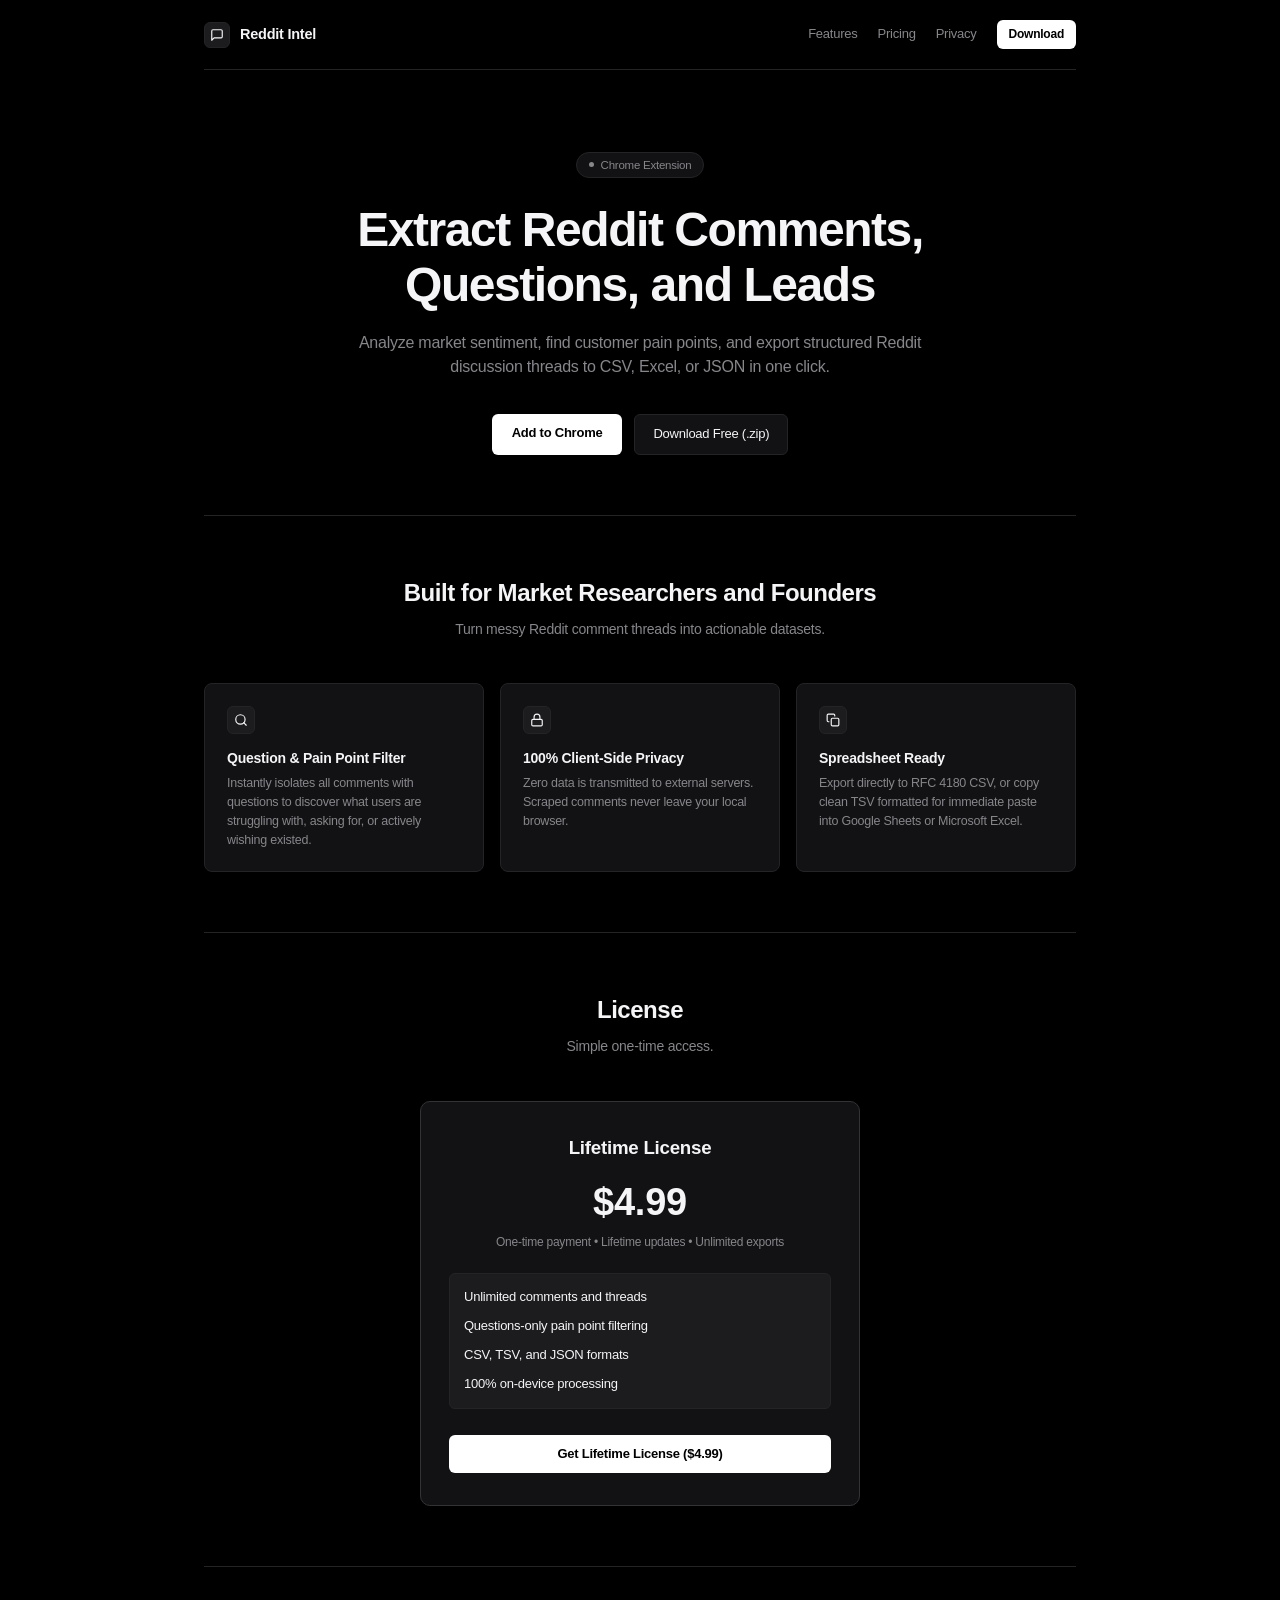
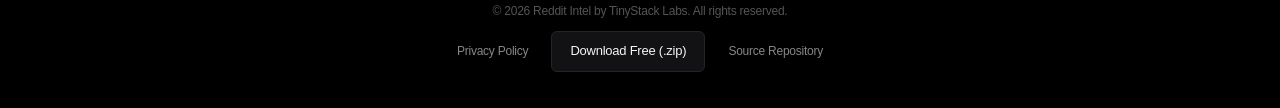
<file: index.html>
<!DOCTYPE html>
<html lang="en">
<head>
  <meta charset="UTF-8">
  <meta name="viewport" content="width=device-width, initial-scale=1.0">
  <title>Reddit Intel — Comment & Lead Extractor for Chrome</title>
  <meta name="description" content="Extract Reddit comments, usernames, upvote scores, and customer questions to clean CSV or Excel in one click. Minimal, fast, and 100% private.">
  <link rel="icon" type="image/png" href="icons/icon48.png">
  <style>
    :root {
      --bg: #000000;
      --surface: #121214;
      --surface-elevated: #1c1c1e;
      --border: #242426;
      --border-medium: #333336;
      --text: #f5f5f7;
      --text-muted: #86868b;
      --text-dim: #545458;
    }
    * { box-sizing: border-box; margin: 0; padding: 0; -webkit-font-smoothing: antialiased; }
    body {
      background-color: var(--bg);
      color: var(--text);
      font-family: -apple-system, BlinkMacSystemFont, "SF Pro Text", "SF Pro Display", "Helvetica Neue", sans-serif;
      line-height: 1.45;
      letter-spacing: -0.015em;
    }
    .container {
      max-width: 920px;
      margin: 0 auto;
      padding: 0 24px;
    }

    header {
      padding: 20px 0;
      border-bottom: 1px solid var(--border);
    }
    nav {
      display: flex;
      justify-content: space-between;
      align-items: center;
    }
    .brand {
      display: flex;
      align-items: center;
      gap: 10px;
      text-decoration: none;
      color: var(--text);
      font-weight: 600;
      font-size: 14.5px;
    }
    .brand-mark {
      width: 26px;
      height: 26px;
      background: var(--surface-elevated);
      border: 1px solid var(--border);
      border-radius: 6px;
      display: flex;
      align-items: center;
      justify-content: center;
      color: var(--text);
    }
    .nav-links {
      display: flex;
      align-items: center;
      gap: 20px;
    }
    .nav-link {
      color: var(--text-muted);
      text-decoration: none;
      font-size: 13px;
      transition: color 0.15s ease;
    }
    .nav-link:hover { color: var(--text); }
    .btn-nav {
      background: #ffffff;
      color: #000000;
      font-weight: 600;
      font-size: 12px;
      padding: 6px 12px;
      border-radius: 6px;
      text-decoration: none;
    }

    .hero {
      padding: 80px 0 60px 0;
      text-align: center;
    }
    .pill {
      display: inline-flex;
      align-items: center;
      gap: 7px;
      background: var(--surface);
      border: 1px solid var(--border);
      color: var(--text-muted);
      font-size: 11.5px;
      font-weight: 500;
      padding: 4px 12px;
      border-radius: 980px;
      margin-bottom: 24px;
    }
    .pill-dot { width: 5px; height: 5px; background: var(--text-muted); border-radius: 50%; }
    .hero h1 {
      font-size: clamp(32px, 5vw, 48px);
      font-weight: 700;
      letter-spacing: -0.03em;
      line-height: 1.15;
      margin-bottom: 18px;
      max-width: 720px;
      margin-left: auto;
      margin-right: auto;
    }
    .hero p {
      font-size: 16px;
      color: var(--text-muted);
      max-width: 580px;
      margin: 0 auto 34px auto;
      line-height: 1.55;
    }
    .hero-actions {
      display: flex;
      justify-content: center;
      gap: 12px;
    }
    .btn-primary {
      background: #ffffff;
      color: #000000;
      padding: 10px 20px;
      border-radius: 6px;
      font-size: 13px;
      font-weight: 600;
      text-decoration: none;
    }
    .btn-secondary {
      background: var(--surface);
      color: var(--text);
      border: 1px solid var(--border);
      padding: 10px 18px;
      border-radius: 6px;
      font-size: 13px;
      font-weight: 500;
      text-decoration: none;
    }

    .features {
      padding: 60px 0;
      border-top: 1px solid var(--border);
    }
    .section-head {
      text-align: center;
      margin-bottom: 44px;
    }
    .section-head h2 {
      font-size: 24px;
      font-weight: 600;
      letter-spacing: -0.02em;
      margin-bottom: 8px;
    }
    .section-head p {
      color: var(--text-muted);
      font-size: 14px;
    }
    .grid {
      display: grid;
      grid-template-columns: repeat(auto-fit, minmax(260px, 1fr));
      gap: 16px;
    }
    .card {
      background: var(--surface);
      border: 1px solid var(--border);
      border-radius: 8px;
      padding: 22px;
    }
    .card-icon-box {
      width: 28px;
      height: 28px;
      background: var(--surface-elevated);
      border: 1px solid var(--border);
      border-radius: 6px;
      display: flex;
      align-items: center;
      justify-content: center;
      margin-bottom: 14px;
      color: var(--text);
    }
    .card h3 {
      font-size: 14px;
      font-weight: 600;
      margin-bottom: 6px;
    }
    .card p {
      font-size: 12.5px;
      color: var(--text-muted);
      line-height: 1.5;
    }

    .pricing {
      padding: 60px 0;
      border-top: 1px solid var(--border);
    }
    .pricing-card {
      max-width: 440px;
      margin: 0 auto;
      background: var(--surface);
      border: 1px solid var(--border-medium);
      border-radius: 10px;
      padding: 32px 28px;
      text-align: center;
    }
    .price-amount {
      font-size: 38px;
      font-weight: 700;
      color: var(--text);
      margin: 14px 0 4px 0;
    }
    .price-sub {
      color: var(--text-muted);
      font-size: 12px;
      margin-bottom: 22px;
    }
    .pricing-list {
      list-style: none;
      text-align: left;
      font-size: 13px;
      color: var(--text-muted);
      display: flex;
      flex-direction: column;
      gap: 10px;
      margin-bottom: 26px;
      padding: 14px;
      background: var(--surface-elevated);
      border-radius: 6px;
      border: 1px solid var(--border);
    }
    .pricing-list li { display: flex; align-items: center; gap: 8px; color: var(--text); }

    footer {
      padding: 36px 0;
      border-top: 1px solid var(--border);
      text-align: center;
      color: var(--text-dim);
      font-size: 12px;
    }
    footer a { color: var(--text-muted); text-decoration: none; margin: 0 10px; }
  </style>
</head>
<body>
  <div class="container">
    <header>
      <nav>
        <a href="#" class="brand">
          <div class="brand-mark">
            <svg width="14" height="14" viewBox="0 0 24 24" fill="none" stroke="currentColor" stroke-width="2" stroke-linecap="round" stroke-linejoin="round">
              <path d="M21 15a2 2 0 0 1-2 2H7l-4 4V5a2 2 0 0 1 2-2h14a2 2 0 0 1 2 2z"/>
            </svg>
          </div>
          <span>Reddit Intel</span>
        </a>
        <div class="nav-links">
          <a href="#features" class="nav-link">Features</a>
          <a href="#pricing" class="nav-link">Pricing</a>
          <a href="privacy.html" class="nav-link">Privacy</a>
          <a href="#pricing" class="btn-nav">Download</a>
        </div>
      </nav>
    </header>

    <section class="hero">
      <div class="pill">
        <span class="pill-dot"></span>
        <span>Chrome Extension</span>
      </div>
      <h1>Extract Reddit Comments, Questions, and Leads</h1>
      <p>Analyze market sentiment, find customer pain points, and export structured Reddit discussion threads to CSV, Excel, or JSON in one click.</p>
      <div class="hero-actions">
        <a href="#pricing" class="btn-primary">Add to Chrome</a>
        <a href="https://github.com/joshuajaimon7/reddit-intel/releases/latest/download/02-reddit-intel.zip" class="btn-secondary" style="display:inline-flex;align-items:center;gap:6px;">Download Free (.zip)</a>
      </div>
    </section>

    <section class="features" id="features">
      <div class="section-head">
        <h2>Built for Market Researchers and Founders</h2>
        <p>Turn messy Reddit comment threads into actionable datasets.</p>
      </div>
      <div class="grid">
        <div class="card">
          <div class="card-icon-box">
            <svg width="14" height="14" viewBox="0 0 24 24" fill="none" stroke="currentColor" stroke-width="2" stroke-linecap="round" stroke-linejoin="round">
              <circle cx="11" cy="11" r="8"/>
              <line x1="21" y1="21" x2="16.65" y2="16.65"/>
            </svg>
          </div>
          <h3>Question & Pain Point Filter</h3>
          <p>Instantly isolates all comments with questions to discover what users are struggling with, asking for, or actively wishing existed.</p>
        </div>
        <div class="card">
          <div class="card-icon-box">
            <svg width="14" height="14" viewBox="0 0 24 24" fill="none" stroke="currentColor" stroke-width="2" stroke-linecap="round" stroke-linejoin="round">
              <rect x="3" y="11" width="18" height="11" rx="2" ry="2"/>
              <path d="M7 11V7a5 5 0 0 1 10 0v4"/>
            </svg>
          </div>
          <h3>100% Client-Side Privacy</h3>
          <p>Zero data is transmitted to external servers. Scraped comments never leave your local browser.</p>
        </div>
        <div class="card">
          <div class="card-icon-box">
            <svg width="14" height="14" viewBox="0 0 24 24" fill="none" stroke="currentColor" stroke-width="2" stroke-linecap="round" stroke-linejoin="round">
              <rect x="9" y="9" width="13" height="13" rx="2" ry="2"/>
              <path d="M5 15H4a2 2 0 0 1-2-2V4a2 2 0 0 1 2-2h9a2 2 0 0 1 2 2v1"/>
            </svg>
          </div>
          <h3>Spreadsheet Ready</h3>
          <p>Export directly to RFC 4180 CSV, or copy clean TSV formatted for immediate paste into Google Sheets or Microsoft Excel.</p>
        </div>
      </div>
    </section>

    <section class="pricing" id="pricing">
      <div class="section-head">
        <h2>License</h2>
        <p>Simple one-time access.</p>
      </div>
      <div class="pricing-card">
        <h3>Lifetime License</h3>
        <div class="price-amount">$4.99</div>
        <p class="price-sub">One-time payment • Lifetime updates • Unlimited exports</p>
        <ul class="pricing-list">
          <li>Unlimited comments and threads</li>
          <li>Questions-only pain point filtering</li>
          <li>CSV, TSV, and JSON formats</li>
          <li>100% on-device processing</li>
        </ul>
        <a href="https://micro-software-lab.lemonsqueezy.com/checkout/buy/691cd187-b593-43db-adbd-f516a1e478b4" class="btn-primary" style="display: block; width: 100%; text-align: center;">Get Lifetime License ($4.99)</a>
      </div>
    </section>

    <footer>
      <p>&copy; 2026 Reddit Intel by TinyStack Labs. All rights reserved.</p>
      <div style="margin-top: 10px;">
        <a href="privacy.html">Privacy Policy</a>
        <a href="https://github.com/joshuajaimon7/reddit-intel/releases/latest/download/02-reddit-intel.zip" class="btn-secondary" style="display:inline-flex;align-items:center;gap:6px;">Download Free (.zip)</a>
        <a href="https://github.com/joshuajaimon7/reddit-intel">Source Repository</a>
      </div>
    </footer>
  </div>
</body>
</html>
</file>
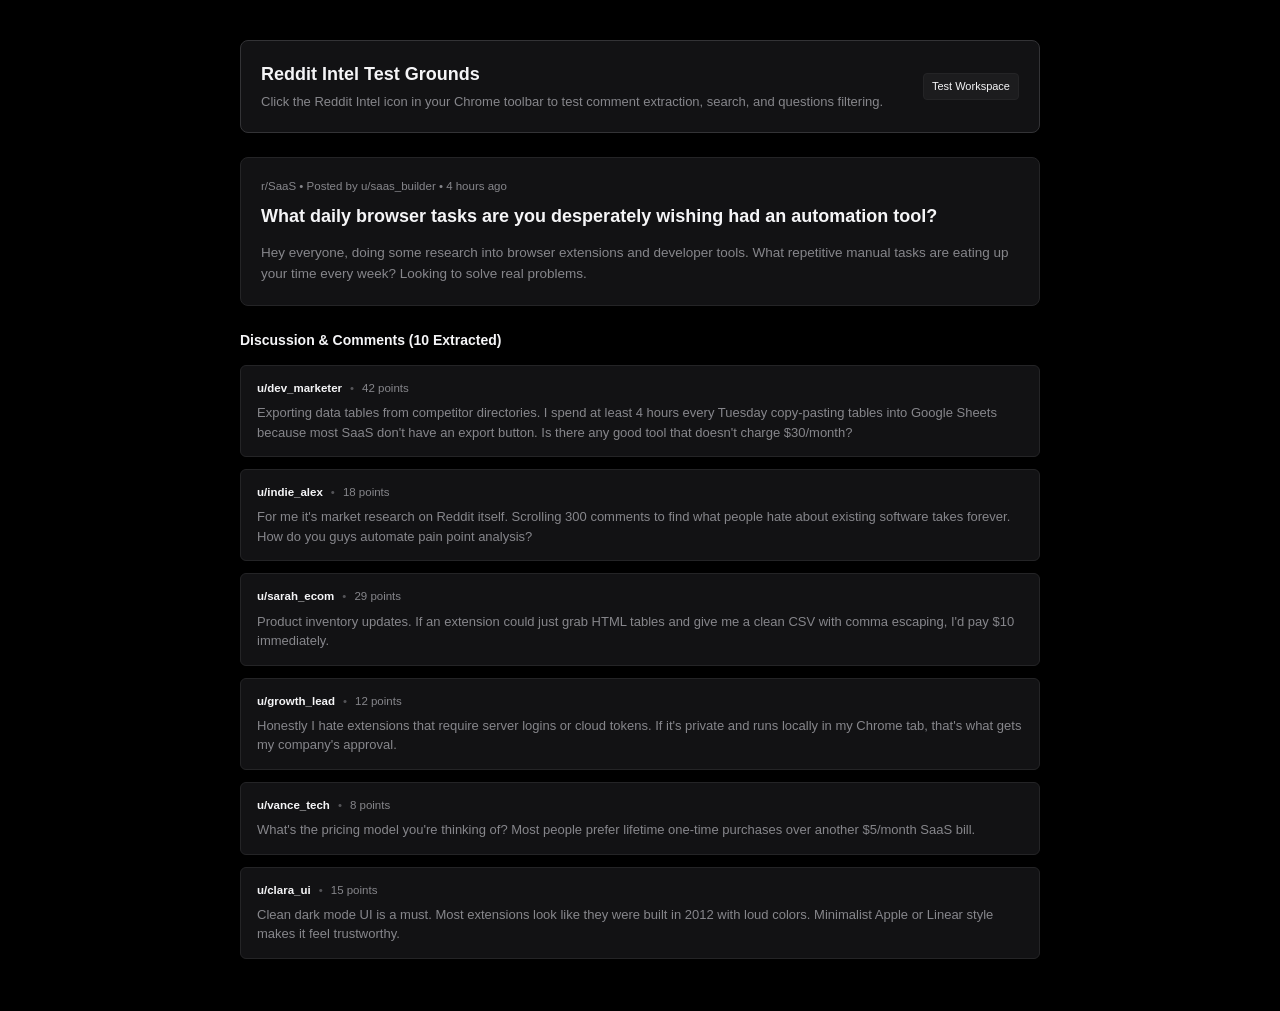
<file: demo-test.html>
<!DOCTYPE html>
<html lang="en">
<head>
  <meta charset="UTF-8">
  <meta name="viewport" content="width=device-width, initial-scale=1.0">
  <title>Reddit Intel - Test Grounds (r/SaaS Thread Simulation)</title>
  <style>
    :root {
      --bg: #000000;
      --surface: #121214;
      --surface-elevated: #1c1c1e;
      --border: #242426;
      --border-medium: #333336;
      --text: #f5f5f7;
      --text-muted: #86868b;
      --text-dim: #545458;
    }
    * { box-sizing: border-box; margin: 0; padding: 0; -webkit-font-smoothing: antialiased; }
    body {
      background-color: var(--bg);
      color: var(--text);
      font-family: -apple-system, BlinkMacSystemFont, "SF Pro Text", "Helvetica Neue", sans-serif;
      padding: 40px 20px;
      line-height: 1.5;
    }
    .container {
      max-width: 800px;
      margin: 0 auto;
    }
    .header-banner {
      background: var(--surface);
      border: 1px solid var(--border-medium);
      border-radius: 8px;
      padding: 20px;
      margin-bottom: 24px;
      display: flex;
      justify-content: space-between;
      align-items: center;
    }
    .header-banner h1 {
      font-size: 18px;
      font-weight: 600;
      color: var(--text);
      margin-bottom: 4px;
    }
    .header-banner p {
      color: var(--text-muted);
      font-size: 13px;
    }
    .badge-test {
      background: var(--surface-elevated);
      border: 1px solid var(--border);
      color: var(--text-secondary);
      font-size: 11px;
      padding: 4px 8px;
      border-radius: 4px;
    }

    /* Reddit Thread Simulation */
    .thread-post {
      background: var(--surface);
      border: 1px solid var(--border);
      border-radius: 8px;
      padding: 20px;
      margin-bottom: 20px;
    }
    .post-sub {
      font-size: 11.5px;
      color: var(--text-muted);
      margin-bottom: 8px;
    }
    .post-title {
      font-size: 18px;
      font-weight: 700;
      margin-bottom: 12px;
      color: var(--text);
    }
    .post-body {
      font-size: 13.5px;
      color: var(--text-muted);
      line-height: 1.6;
    }

    /* Comments Section */
    .comments-title {
      font-size: 14px;
      font-weight: 600;
      color: var(--text);
      margin: 24px 0 14px 0;
    }
    .reddit-comment {
      background: var(--surface);
      border: 1px solid var(--border);
      border-radius: 6px;
      padding: 14px 16px;
      margin-bottom: 12px;
    }
    .comment-meta {
      display: flex;
      align-items: center;
      gap: 8px;
      font-size: 11.5px;
      color: var(--text-dim);
      margin-bottom: 6px;
    }
    .reddit-author {
      font-weight: 600;
      color: var(--text);
    }
    .reddit-score {
      color: var(--text-muted);
    }
    .reddit-body {
      font-size: 13px;
      color: var(--text-muted);
      line-height: 1.5;
    }
  </style>
</head>
<body>
  <div class="container">
    <div class="header-banner">
      <div>
        <h1>Reddit Intel Test Grounds</h1>
        <p>Click the Reddit Intel icon in your Chrome toolbar to test comment extraction, search, and questions filtering.</p>
      </div>
      <span class="badge-test">Test Workspace</span>
    </div>

    <!-- Simulated Reddit Post -->
    <div class="thread-post">
      <div class="post-sub">r/SaaS • Posted by u/saas_builder • 4 hours ago</div>
      <h2 class="post-title">What daily browser tasks are you desperately wishing had an automation tool?</h2>
      <div class="post-body">
        Hey everyone, doing some research into browser extensions and developer tools. What repetitive manual tasks are eating up your time every week? Looking to solve real problems.
      </div>
    </div>

    <div class="comments-title">Discussion & Comments (10 Extracted)</div>

    <!-- Comments List -->
    <div class="reddit-comment">
      <div class="comment-meta">
        <span class="reddit-author">u/dev_marketer</span>
        <span>•</span>
        <span class="reddit-score">42 points</span>
      </div>
      <div class="reddit-body">Exporting data tables from competitor directories. I spend at least 4 hours every Tuesday copy-pasting tables into Google Sheets because most SaaS don't have an export button. Is there any good tool that doesn't charge $30/month?</div>
    </div>

    <div class="reddit-comment">
      <div class="comment-meta">
        <span class="reddit-author">u/indie_alex</span>
        <span>•</span>
        <span class="reddit-score">18 points</span>
      </div>
      <div class="reddit-body">For me it's market research on Reddit itself. Scrolling 300 comments to find what people hate about existing software takes forever. How do you guys automate pain point analysis?</div>
    </div>

    <div class="reddit-comment">
      <div class="comment-meta">
        <span class="reddit-author">u/sarah_ecom</span>
        <span>•</span>
        <span class="reddit-score">29 points</span>
      </div>
      <div class="reddit-body">Product inventory updates. If an extension could just grab HTML tables and give me a clean CSV with comma escaping, I'd pay $10 immediately.</div>
    </div>

    <div class="reddit-comment">
      <div class="comment-meta">
        <span class="reddit-author">u/growth_lead</span>
        <span>•</span>
        <span class="reddit-score">12 points</span>
      </div>
      <div class="reddit-body">Honestly I hate extensions that require server logins or cloud tokens. If it's private and runs locally in my Chrome tab, that's what gets my company's approval.</div>
    </div>

    <div class="reddit-comment">
      <div class="comment-meta">
        <span class="reddit-author">u/vance_tech</span>
        <span>•</span>
        <span class="reddit-score">8 points</span>
      </div>
      <div class="reddit-body">What's the pricing model you're thinking of? Most people prefer lifetime one-time purchases over another $5/month SaaS bill.</div>
    </div>

    <div class="reddit-comment">
      <div class="comment-meta">
        <span class="reddit-author">u/clara_ui</span>
        <span>•</span>
        <span class="reddit-score">15 points</span>
      </div>
      <div class="reddit-body">Clean dark mode UI is a must. Most extensions look like they were built in 2012 with loud colors. Minimalist Apple or Linear style makes it feel trustworthy.</div>
    </div>
  </div>

  <link rel="stylesheet" href="content.css">
  <script src="content.js"></script>
</body>
</html>
</file>
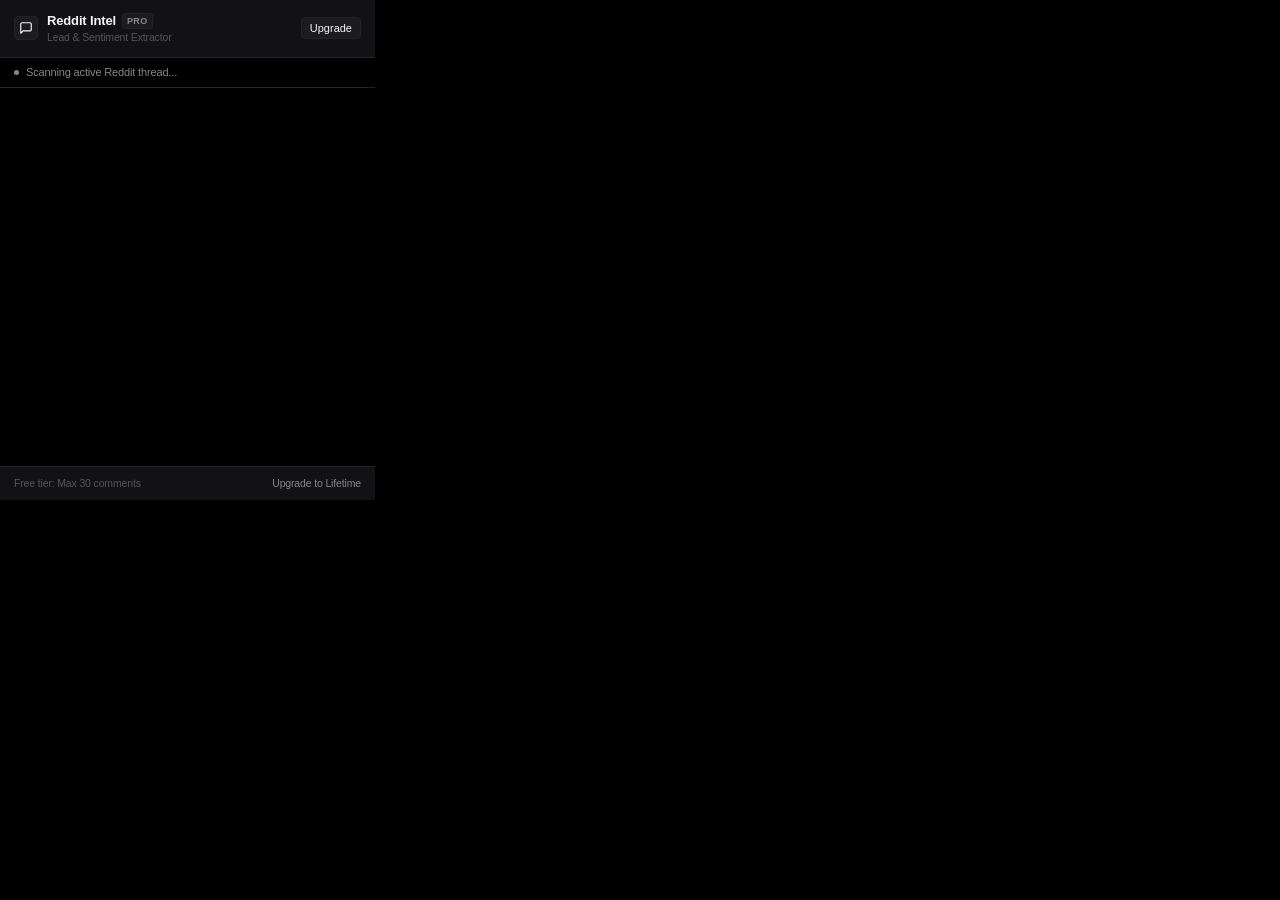
<file: popup.html>
<!DOCTYPE html>
<html lang="en">
<head>
  <meta charset="UTF-8">
  <meta name="viewport" content="width=device-width, initial-scale=1.0">
  <title>Reddit Intel</title>
  <link rel="stylesheet" href="popup.css">
</head>
<body>
  <div class="app-container">
    <!-- Header -->
    <header class="app-header">
      <div class="brand">
        <div class="logo-mark">
          <svg width="14" height="14" viewBox="0 0 24 24" fill="none" stroke="currentColor" stroke-width="2" stroke-linecap="round" stroke-linejoin="round">
            <path d="M21 15a2 2 0 0 1-2 2H7l-4 4V5a2 2 0 0 1 2-2h14a2 2 0 0 1 2 2z"/>
          </svg>
        </div>
        <div>
          <div class="brand-title">
            <span>Reddit Intel</span>
            <span class="badge-pro" id="proHeaderBadge">PRO</span>
          </div>
          <div class="brand-sub">Lead & Sentiment Extractor</div>
        </div>
      </div>
      <button class="upgrade-btn" id="upgradeBtn">Upgrade</button>
    </header>

    <!-- Status Bar -->
    <div class="status-bar" id="statusBar">
      <div class="status-indicator" id="statusIndicator"></div>
      <span id="statusText">Scanning active Reddit thread...</span>
    </div>

    <!-- Main Content -->
    <main class="main-content">
      <!-- Empty State -->
      <div class="empty-state" id="emptyState" style="display: none;">
        <div class="empty-icon-box">
          <svg width="22" height="22" viewBox="0 0 24 24" fill="none" stroke="currentColor" stroke-width="1.75" stroke-linecap="round" stroke-linejoin="round">
            <circle cx="11" cy="11" r="8"/>
            <line x1="21" y1="21" x2="16.65" y2="16.65"/>
          </svg>
        </div>
        <h3>No Reddit Thread Detected</h3>
        <p>Open any Reddit post or launch our test grounds to inspect comments.</p>
        <button class="primary-btn" id="openDemoBtn">Open Test Grounds</button>
      </div>

      <!-- Comments Found View -->
      <div class="comments-view" id="commentsView" style="display: none;">
        <!-- Thread Header Card -->
        <div class="thread-info">
          <div class="thread-top">
            <div class="thread-title" id="threadTitle">Thread Title</div>
            <button class="deep-scan-btn" id="deepScanBtn" title="Auto-scroll and expand hidden comments">
              <svg width="11" height="11" viewBox="0 0 24 24" fill="none" stroke="currentColor" stroke-width="2" stroke-linecap="round" stroke-linejoin="round">
                <polyline points="23 4 23 10 17 10"/>
                <polyline points="1 20 1 14 7 14"/>
                <path d="M3.51 9a9 9 0 0 1 14.85-3.36L23 10M1 14l4.64 4.36A9 9 0 0 0 20.49 15"/>
              </svg>
              <span>Deep Scan</span>
            </button>
          </div>
          <div class="thread-meta">
            <span id="commentCountBadge">0 comments</span>
            <span class="thread-dot">•</span>
            <span id="questionsCountBadge">0 questions</span>
            <span class="thread-dot">•</span>
            <span id="painsCountBadge">0 pain points</span>
          </div>
        </div>

        <!-- Search Bar -->
        <div class="search-bar">
          <input type="text" id="searchInput" class="search-input" placeholder="Search keywords or authors...">
        </div>

        <!-- Intent Filter Tabs -->
        <div class="intent-tabs">
          <button class="intent-tab active" data-filter="all">All</button>
          <button class="intent-tab" data-filter="pain">Pain Points</button>
          <button class="intent-tab" data-filter="question">Questions</button>
          <button class="intent-tab" data-filter="praise">Praise</button>
        </div>

        <!-- Comments Scroll Preview -->
        <div class="comments-scroll" id="commentsList"></div>

        <!-- Action Grid -->
        <div class="action-grid">
          <button class="action-btn action-primary" id="exportCsvBtn">
            <svg width="13" height="13" viewBox="0 0 24 24" fill="none" stroke="currentColor" stroke-width="2" stroke-linecap="round" stroke-linejoin="round">
              <path d="M21 15v4a2 2 0 0 1-2 2H5a2 2 0 0 1-2-2v-4"/>
              <polyline points="7 10 12 15 17 10"/>
              <line x1="12" y1="15" x2="12" y2="3"/>
            </svg>
            <span>Export CSV</span>
          </button>
          <button class="action-btn action-secondary" id="copyTsvBtn">
            <svg width="13" height="13" viewBox="0 0 24 24" fill="none" stroke="currentColor" stroke-width="2" stroke-linecap="round" stroke-linejoin="round">
              <rect x="9" y="9" width="13" height="13" rx="2" ry="2"/>
              <path d="M5 15H4a2 2 0 0 1-2-2V4a2 2 0 0 1 2-2h9a2 2 0 0 1 2 2v1"/>
            </svg>
            <span>Copy TSV</span>
          </button>
          <button class="action-btn action-secondary" id="copyLeadsBtn" title="Copy clean list of usernames for outreach">
            <svg width="13" height="13" viewBox="0 0 24 24" fill="none" stroke="currentColor" stroke-width="2" stroke-linecap="round" stroke-linejoin="round">
              <path d="M17 21v-2a4 4 0 0 0-4-4H5a4 4 0 0 0-4 4v2"/>
              <circle cx="9" cy="7" r="4"/>
              <path d="M23 21v-2a4 4 0 0 0-3-3.87"/>
              <path d="M16 3.13a4 4 0 0 1 0 7.75"/>
            </svg>
            <span>Leads</span>
          </button>
        </div>
      </div>
    </main>

    <!-- Footer -->
    <footer class="app-footer">
      <div class="pro-banner" id="footerBanner">
        <span>Free tier: Max 30 comments</span>
        <a href="#" id="proUpgradeLink" class="pro-link">Upgrade to Lifetime</a>
      </div>
    </footer>

    <!-- Upgrade Modal -->
    <div class="modal-backdrop" id="upgradeModal" style="display: none;">
      <div class="modal-box">
        <button class="modal-close" id="modalCloseBtn">&times;</button>
        <h2>Reddit Intel Pro</h2>
        <p class="modal-desc">Extract thousands of comments across unlimited threads with Deep Scan auto-scroll and pain point filters.</p>
        <ul class="modal-perks">
          <li>Unlimited comment and thread exports</li>
          <li>Deep Scan auto-scrolling & comment expander</li>
          <li>Pain Point & Question intent filters</li>
          <li>Clean Leads & usernames generator</li>
          <li>Lifetime license with future updates</li>
        </ul>
        <div class="price-tag">
          <span class="price-val">$4.99</span>
          <span class="price-period">one-time payment</span>
        </div>
        <button class="checkout-btn" id="startCheckoutBtn">Buy Lifetime License ($4.99)</button>

        <!-- License Key Activation Box -->
        <div class="license-box">
          <div class="license-title">Already purchased? Activate key:</div>
          <div class="license-input-row">
            <input type="text" id="licenseKeyInput" class="license-input" placeholder="Paste license key...">
            <button class="license-activate-btn" id="activateKeyBtn">Activate</button>
          </div>
          <div class="license-status" id="licenseStatus"></div>
        </div>
      </div>
    </div>
  </div>

  <script src="popup.js"></script>
</body>
</html>
</file>
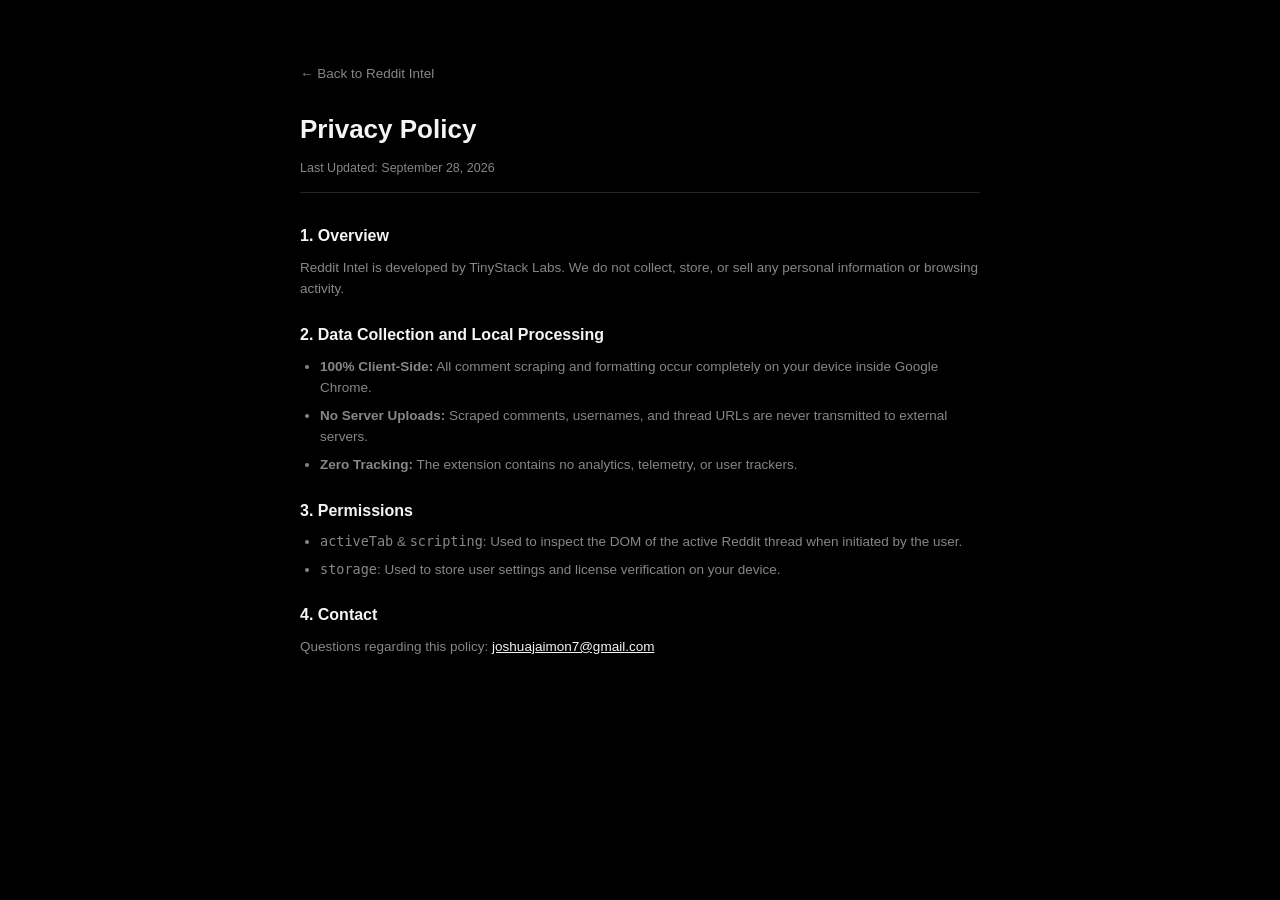
<file: privacy.html>
<!DOCTYPE html>
<html lang="en">
<head>
  <meta charset="UTF-8">
  <meta name="viewport" content="width=device-width, initial-scale=1.0">
  <title>Privacy Policy - Reddit Intel</title>
  <style>
    :root {
      --bg: #000000;
      --surface: #121214;
      --border: #242426;
      --text: #f5f5f7;
      --text-muted: #86868b;
    }
    * { box-sizing: border-box; margin: 0; padding: 0; -webkit-font-smoothing: antialiased; }
    body {
      background-color: var(--bg);
      color: var(--text);
      font-family: -apple-system, BlinkMacSystemFont, "SF Pro Text", "Helvetica Neue", sans-serif;
      padding: 60px 20px;
      line-height: 1.6;
    }
    .container {
      max-width: 680px;
      margin: 0 auto;
    }
    .back-link {
      display: inline-block;
      margin-bottom: 24px;
      color: var(--text-muted);
      text-decoration: none;
      font-size: 13.5px;
    }
    h1 {
      font-size: 26px;
      font-weight: 700;
      margin-bottom: 8px;
    }
    .last-updated {
      color: var(--text-muted);
      font-size: 12.5px;
      margin-bottom: 30px;
      border-bottom: 1px solid var(--border);
      padding-bottom: 14px;
    }
    h2 {
      font-size: 16px;
      font-weight: 600;
      margin: 22px 0 8px 0;
      color: var(--text);
    }
    p {
      color: var(--text-muted);
      font-size: 13.5px;
      margin-bottom: 14px;
    }
    ul {
      color: var(--text-muted);
      font-size: 13.5px;
      margin-left: 20px;
      margin-bottom: 16px;
    }
    li { margin-bottom: 6px; }
  </style>
</head>
<body>
  <div class="container">
    <a href="index.html" class="back-link">← Back to Reddit Intel</a>
    <h1>Privacy Policy</h1>
    <div class="last-updated">Last Updated: September 28, 2026</div>

    <h2>1. Overview</h2>
    <p>Reddit Intel is developed by TinyStack Labs. We do not collect, store, or sell any personal information or browsing activity.</p>

    <h2>2. Data Collection and Local Processing</h2>
    <ul>
      <li><strong>100% Client-Side:</strong> All comment scraping and formatting occur completely on your device inside Google Chrome.</li>
      <li><strong>No Server Uploads:</strong> Scraped comments, usernames, and thread URLs are never transmitted to external servers.</li>
      <li><strong>Zero Tracking:</strong> The extension contains no analytics, telemetry, or user trackers.</li>
    </ul>

    <h2>3. Permissions</h2>
    <ul>
      <li><code>activeTab</code> & <code>scripting</code>: Used to inspect the DOM of the active Reddit thread when initiated by the user.</li>
      <li><code>storage</code>: Used to store user settings and license verification on your device.</li>
    </ul>

    <h2>4. Contact</h2>
    <p>Questions regarding this policy: <a href="mailto:joshuajaimon7@gmail.com" style="color: var(--text);">joshuajaimon7@gmail.com</a></p>
  </div>
</body>
</html>
</file>
<file: content.css>
/* Reddit Intel - Minimal In-Page Badge & Toast Styles */

#reddit-intel-badge {
  position: fixed;
  bottom: 24px;
  right: 24px;
  z-index: 2147483647;
  display: flex;
  align-items: center;
  gap: 8px;
  background: #121214;
  color: #f5f5f7;
  padding: 8px 12px;
  border-radius: 6px;
  font-family: -apple-system, BlinkMacSystemFont, "SF Pro Text", "Helvetica Neue", sans-serif;
  font-size: 11.5px;
  font-weight: 500;
  border: 1px solid #242426;
  box-shadow: 0 12px 28px -4px rgba(0, 0, 0, 0.7);
  user-select: none;
}

.reddit-intel-count {
  color: #86868b;
  padding-right: 6px;
  border-right: 1px solid #242426;
}

.reddit-intel-btn {
  background: #ffffff;
  color: #000000;
  border: none;
  padding: 4px 9px;
  border-radius: 4px;
  font-size: 11px;
  font-weight: 600;
  cursor: pointer;
  transition: opacity 0.15s ease;
}

.reddit-intel-btn:hover {
  opacity: 0.9;
}

#reddit-intel-toast {
  position: fixed;
  bottom: 24px;
  left: 24px;
  z-index: 2147483647;
  background: #121214;
  color: #f5f5f7;
  padding: 9px 14px;
  border-radius: 6px;
  font-family: -apple-system, BlinkMacSystemFont, "SF Pro Text", "Helvetica Neue", sans-serif;
  font-size: 11.5px;
  font-weight: 500;
  border: 1px solid #242426;
  box-shadow: 0 12px 28px -4px rgba(0, 0, 0, 0.7);
}
</file>
<file: popup.css>
/* Reddit Intel - Apple Minimalist Dark Styling (Enhanced Edition) */

:root {
  --bg-app: #000000;
  --bg-surface: #121214;
  --bg-surface-elevated: #1c1c1e;
  --bg-surface-hover: #262629;
  
  --border-subtle: #242426;
  --border-medium: #333336;
  
  --text-primary: #f5f5f7;
  --text-secondary: #86868b;
  --text-tertiary: #545458;
  
  --btn-primary-bg: #ffffff;
  --btn-primary-text: #000000;
  
  --radius-xs: 4px;
  --radius-sm: 6px;
  --radius-md: 8px;
}

* {
  box-sizing: border-box;
  margin: 0;
  padding: 0;
  -webkit-font-smoothing: antialiased;
}

body {
  width: 375px;
  min-height: 500px;
  background-color: var(--bg-app);
  color: var(--text-primary);
  font-family: -apple-system, BlinkMacSystemFont, "SF Pro Text", "SF Pro Display", "Helvetica Neue", sans-serif;
  font-size: 12.5px;
  line-height: 1.4;
  letter-spacing: -0.012em;
}

.app-container {
  display: flex;
  flex-direction: column;
  min-height: 500px;
}

/* Header */
.app-header {
  display: flex;
  justify-content: space-between;
  align-items: center;
  padding: 12px 14px;
  background: var(--bg-surface);
  border-bottom: 1px solid var(--border-subtle);
}

.brand {
  display: flex;
  align-items: center;
  gap: 9px;
}

.logo-mark {
  width: 24px;
  height: 24px;
  background: var(--bg-surface-elevated);
  border: 1px solid var(--border-subtle);
  border-radius: var(--radius-xs);
  display: flex;
  align-items: center;
  justify-content: center;
  color: var(--text-primary);
}

.brand-title {
  font-size: 13px;
  font-weight: 600;
  display: flex;
  align-items: center;
  gap: 6px;
  color: var(--text-primary);
}

.badge-pro {
  background: var(--bg-surface-elevated);
  color: var(--text-secondary);
  border: 1px solid var(--border-subtle);
  font-size: 9px;
  font-weight: 600;
  padding: 1px 4px;
  border-radius: 3px;
  letter-spacing: 0.04em;
}

.brand-sub {
  font-size: 10.5px;
  color: var(--text-tertiary);
}

.upgrade-btn {
  background: var(--bg-surface-elevated);
  color: var(--text-primary);
  border: 1px solid var(--border-subtle);
  font-size: 11px;
  font-weight: 500;
  padding: 4px 8px;
  border-radius: var(--radius-xs);
  cursor: pointer;
  transition: background 0.15s ease;
}

.upgrade-btn:hover {
  background: var(--bg-surface-hover);
  border-color: var(--border-medium);
}

/* Status Bar */
.status-bar {
  display: flex;
  align-items: center;
  gap: 7px;
  padding: 7px 14px;
  background: var(--bg-app);
  border-bottom: 1px solid var(--border-subtle);
  font-size: 11px;
  color: var(--text-secondary);
}

.status-indicator {
  width: 5px;
  height: 5px;
  background-color: var(--text-secondary);
  border-radius: 50%;
}

/* Main Content */
.main-content {
  flex: 1;
  padding: 12px 14px;
  display: flex;
  flex-direction: column;
}

/* Empty State */
.empty-state {
  text-align: center;
  padding: 44px 12px;
  margin: auto;
}

.empty-icon-box {
  width: 38px;
  height: 38px;
  background: var(--bg-surface);
  border: 1px solid var(--border-subtle);
  border-radius: var(--radius-sm);
  display: flex;
  align-items: center;
  justify-content: center;
  margin: 0 auto 12px auto;
  color: var(--text-secondary);
}

.empty-state h3 {
  font-size: 13.5px;
  font-weight: 600;
  color: var(--text-primary);
  margin-bottom: 4px;
}

.empty-state p {
  color: var(--text-secondary);
  font-size: 11.5px;
  margin-bottom: 16px;
  line-height: 1.45;
  max-width: 250px;
  margin-left: auto;
  margin-right: auto;
}

.primary-btn {
  background: var(--btn-primary-bg);
  color: var(--btn-primary-text);
  border: none;
  font-size: 11.5px;
  font-weight: 600;
  padding: 7px 13px;
  border-radius: var(--radius-sm);
  cursor: pointer;
}

/* Comments View */
.comments-view {
  display: flex;
  flex-direction: column;
  gap: 9px;
}

.thread-info {
  background: var(--bg-surface);
  border: 1px solid var(--border-subtle);
  border-radius: var(--radius-sm);
  padding: 8px 10px;
}

.thread-top {
  display: flex;
  justify-content: space-between;
  align-items: center;
  gap: 8px;
  margin-bottom: 3px;
}

.thread-title {
  font-size: 12px;
  font-weight: 600;
  color: var(--text-primary);
  white-space: nowrap;
  overflow: hidden;
  text-overflow: ellipsis;
  flex: 1;
}

.deep-scan-btn {
  background: var(--bg-surface-elevated);
  color: var(--text-primary);
  border: 1px solid var(--border-subtle);
  font-size: 10px;
  font-weight: 500;
  padding: 3px 7px;
  border-radius: var(--radius-xs);
  display: inline-flex;
  align-items: center;
  gap: 4px;
  cursor: pointer;
  white-space: nowrap;
  transition: all 0.15s ease;
}

.deep-scan-btn:hover {
  background: var(--bg-surface-hover);
  border-color: var(--border-medium);
}

.thread-meta {
  font-size: 10.5px;
  color: var(--text-tertiary);
  display: flex;
  align-items: center;
  gap: 5px;
}

.thread-dot { opacity: 0.5; }

/* Search Bar */
.search-bar {
  display: flex;
}

.search-input {
  width: 100%;
  background: var(--bg-surface);
  color: var(--text-primary);
  border: 1px solid var(--border-subtle);
  padding: 5px 8px;
  border-radius: var(--radius-xs);
  font-size: 11.5px;
  outline: none;
}

.search-input:focus {
  border-color: var(--border-medium);
}

/* Intent Filter Tabs */
.intent-tabs {
  display: flex;
  background: var(--bg-surface);
  border: 1px solid var(--border-subtle);
  border-radius: var(--radius-xs);
  padding: 2px;
  gap: 2px;
}

.intent-tab {
  flex: 1;
  background: none;
  border: none;
  color: var(--text-tertiary);
  font-size: 10.5px;
  font-weight: 500;
  padding: 4px 6px;
  border-radius: 3px;
  cursor: pointer;
  transition: all 0.15s ease;
  text-align: center;
}

.intent-tab:hover {
  color: var(--text-secondary);
}

.intent-tab.active {
  background: var(--bg-surface-elevated);
  color: var(--text-primary);
  font-weight: 600;
}

/* Comments Scroll */
.comments-scroll {
  height: 180px;
  overflow-y: auto;
  border: 1px solid var(--border-subtle);
  border-radius: var(--radius-sm);
  background: var(--bg-surface);
  display: flex;
  flex-direction: column;
}

.comment-card {
  padding: 8px 10px;
  border-bottom: 1px solid var(--border-subtle);
  font-size: 11.5px;
}

.comment-card:last-child {
  border-bottom: none;
}

.comment-header {
  display: flex;
  justify-content: space-between;
  align-items: center;
  margin-bottom: 3px;
  font-size: 10.5px;
}

.comment-author-box {
  display: flex;
  align-items: center;
  gap: 5px;
}

.comment-author {
  font-weight: 600;
  color: var(--text-primary);
}

.intent-tag {
  font-size: 9px;
  padding: 1px 4px;
  border-radius: 3px;
  border: 1px solid var(--border-subtle);
  background: var(--bg-surface-elevated);
  color: var(--text-secondary);
}

.intent-tag.pain {
  border-color: rgba(239, 68, 68, 0.3);
  color: #fca5a5;
  background: rgba(239, 68, 68, 0.08);
}

.intent-tag.question {
  border-color: rgba(59, 130, 246, 0.3);
  color: #93c5fd;
  background: rgba(59, 130, 246, 0.08);
}

.intent-tag.praise {
  border-color: rgba(16, 185, 129, 0.3);
  color: #6ee7b7;
  background: rgba(16, 185, 129, 0.08);
}

.comment-score {
  color: var(--text-tertiary);
}

.comment-body {
  color: var(--text-secondary);
  line-height: 1.4;
  display: -webkit-box;
  -webkit-line-clamp: 2;
  -webkit-box-orient: vertical;
  overflow: hidden;
}

/* Actions Grid */
.action-grid {
  display: grid;
  grid-template-columns: 1.3fr 1fr 1fr;
  gap: 7px;
  margin-top: 2px;
}

.action-btn {
  display: flex;
  align-items: center;
  justify-content: center;
  gap: 5px;
  padding: 7px 8px;
  border-radius: var(--radius-xs);
  font-size: 11px;
  font-weight: 500;
  cursor: pointer;
  border: none;
  transition: all 0.15s ease;
}

.action-primary {
  background: var(--btn-primary-bg);
  color: var(--btn-primary-text);
  font-weight: 600;
}

.action-primary:hover {
  opacity: 0.92;
}

.action-secondary {
  background: var(--bg-surface-elevated);
  color: var(--text-primary);
  border: 1px solid var(--border-subtle);
}

.action-secondary:hover {
  background: var(--bg-surface-hover);
  border-color: var(--border-medium);
}

/* Footer Banner */
.app-footer {
  padding: 9px 14px;
  background: var(--bg-surface);
  border-top: 1px solid var(--border-subtle);
}

.pro-banner {
  display: flex;
  justify-content: space-between;
  align-items: center;
  font-size: 10.5px;
  color: var(--text-tertiary);
}

.pro-link {
  color: var(--text-secondary);
  text-decoration: none;
  font-weight: 500;
}

.pro-link:hover {
  color: var(--text-primary);
}

/* Modal */
.modal-backdrop {
  position: fixed;
  inset: 0;
  background: rgba(0, 0, 0, 0.82);
  backdrop-filter: blur(8px);
  display: flex;
  align-items: center;
  justify-content: center;
  padding: 16px;
  z-index: 1000;
}

.modal-box {
  background: var(--bg-surface);
  border: 1px solid var(--border-medium);
  border-radius: var(--radius-md);
  padding: 20px;
  width: 100%;
  position: relative;
  text-align: center;
  box-shadow: 0 16px 32px rgba(0, 0, 0, 0.8);
}

.modal-close {
  position: absolute;
  top: 10px;
  right: 12px;
  background: none;
  border: none;
  color: var(--text-tertiary);
  font-size: 16px;
  cursor: pointer;
}

.modal-box h2 {
  font-size: 14px;
  font-weight: 600;
  margin-bottom: 4px;
}

.modal-desc {
  font-size: 11px;
  color: var(--text-secondary);
  margin-bottom: 12px;
  line-height: 1.4;
}

.modal-perks {
  list-style: none;
  text-align: left;
  font-size: 11px;
  display: flex;
  flex-direction: column;
  gap: 5px;
  margin-bottom: 12px;
  padding: 10px;
  background: var(--bg-surface-elevated);
  border: 1px solid var(--border-subtle);
  border-radius: var(--radius-xs);
  color: var(--text-secondary);
}

.price-tag {
  display: flex;
  align-items: baseline;
  justify-content: center;
  gap: 5px;
  margin-bottom: 10px;
}

.price-val {
  font-size: 22px;
  font-weight: 700;
  color: var(--text-primary);
}

.price-period {
  font-size: 10.5px;
  color: var(--text-tertiary);
}

.checkout-btn {
  width: 100%;
  background: var(--btn-primary-bg);
  color: var(--btn-primary-text);
  border: none;
  padding: 8px;
  border-radius: var(--radius-xs);
  font-size: 11.5px;
  font-weight: 600;
  cursor: pointer;
  margin-bottom: 12px;
}

/* License Key Box */
.license-box {
  border-top: 1px solid var(--border-subtle);
  padding-top: 10px;
  text-align: left;
}

.license-title {
  font-size: 10.5px;
  color: var(--text-tertiary);
  margin-bottom: 6px;
}

.license-input-row {
  display: flex;
  gap: 5px;
}

.license-input {
  flex: 1;
  background: var(--bg-app);
  color: var(--text-primary);
  border: 1px solid var(--border-subtle);
  padding: 5px 8px;
  border-radius: var(--radius-xs);
  font-size: 11px;
  outline: none;
}

.license-activate-btn {
  background: var(--bg-surface-elevated);
  color: var(--text-primary);
  border: 1px solid var(--border-subtle);
  font-size: 10.5px;
  font-weight: 600;
  padding: 5px 9px;
  border-radius: var(--radius-xs);
  cursor: pointer;
}

.license-status {
  font-size: 10px;
  margin-top: 4px;
}
</file>
